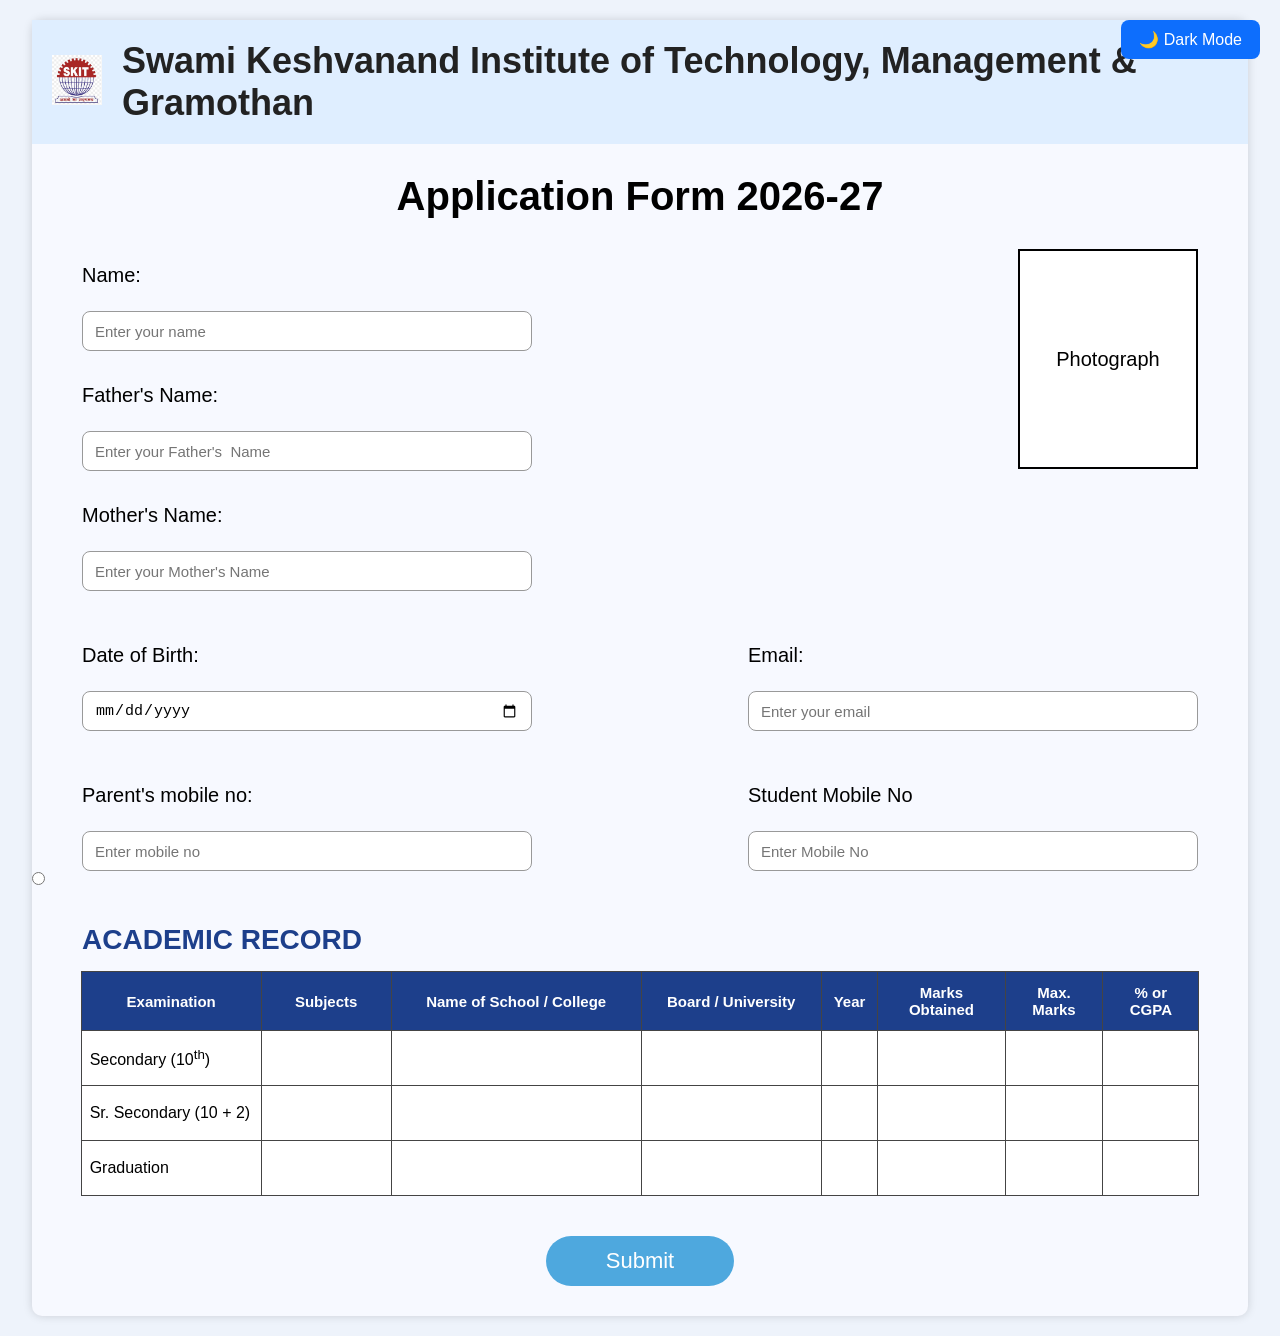
<file: day2/index.html>
<!DOCTYPE html>
<html lang="en">
<head>
    <meta charset="UTF-8">
    <meta name="viewport" content="width=device-width, initial-scale=1.0">
    <title>Document</title>
    <link rel="stylesheet" href="style.css">
</head>
<body>
    <div class="main">
        <div>
          <div>
            <div class="header">
                <div class="img">
                <img src="skit.jpeg" alt="slit" width="50ps" height="50px">
                </div>
                <div class="heading">
                <h1> Swami Keshvanand Institute of Technology,
                 Management & Gramothan</h1>
                </div>
                <div>
                    <button id="themeBtn" onclick="changeTheme()">
                        🌙 Dark Mode
                    </button>
                </div>
            </div>
            <div >
                <h1 class="appl">Application Form 2026-27</h1>

            </div>
            <div class="nav" >
                <div>
               <label for="Name" class="label">Name:</label><br>
               <input type="text" placeholder="Enter your name" class="input"><br><br>
               <label for="Father's Name" class="label">Father's Name:</label><br>
               <input type="text" placeholder="Enter your Father's  Name" 
               class="input"><br><br>
               <label for="Mother's Name" class="label">Mother's Name:</label><br>
               <input type="text" placeholder="Enter your Mother's Name"
                class="input"><br><br>
                </div>
                <div class="box">
                    <p>Photograph</p>
                </div>
            </div>
            <div class="section">
            <div>
                <label for="Date of Birth" class="label">Date of Birth:</label><br>
                <input type="date" class="input"><br><br>
            </div>
            <div class="section-input">
                <label for="email" class="label">Email:</label><br>
                <input type="email" placeholder="Enter your email"
                class="input">
            </div>
            </div>
            <div class="section">
                <div>
                    <label for="tel" class="label">Parent's mobile no:</label><br>
                <input type="tel" placeholder="Enter mobile no" class="input">
                </div>
                <div class="section-input">
                    <label for="tel" class="label">Student Mobile No</label><br>
                    <input type="tel" placeholder="Enter Mobile No" class="input">
                </div>
            </div>
            <div>
                <input type="radio" placeholder="gen">
                <label for=""
            </div>
            <div>
                <h2>ACADEMIC RECORD</h2>

    <table>
        <tr>
            <th>Examination</th>
            <th>Subjects</th>
            <th>Name of School / College</th>
            <th>Board / University</th>
            <th>Year</th>
            <th>Marks Obtained</th>
            <th>Max. Marks</th>
            <th>% or CGPA</th>
        </tr>

        <tr>
            <td>Secondary (10<sup>th</sup>)</td>
            <td></td>
            <td></td>
            <td></td>
            <td></td>
            <td></td>
            <td></td>
            <td></td>
        </tr>

        <tr>
            <td>Sr. Secondary (10 + 2)</td>
            <td></td>
            <td></td>
            <td></td>
            <td></td>
            <td></td>
            <td></td>
            <td></td>
        </tr>

        <tr>
            <td>Graduation</td>
            <td></td>
            <td></td>
            <td></td>
            <td></td>
            <td></td>
            <td></td>
            <td></td>
        </tr>

        
    </table>

            </div>
            <div>
                <button type="button" class="button">Submit</button>
            </div>
        </div>
        </div>
    </div>
    <script>
    function changeTheme() {

        document.body.classList.toggle("dark");
    
        let btn = document.getElementById("themeBtn");
    
        if(document.body.classList.contains("dark")){
            btn.innerHTML = "☀️ Light Mode";
        }
        else{
            btn.innerHTML = "🌙 Dark Mode";
        }
    
    }
    </script>
</body>
</html>
</file>
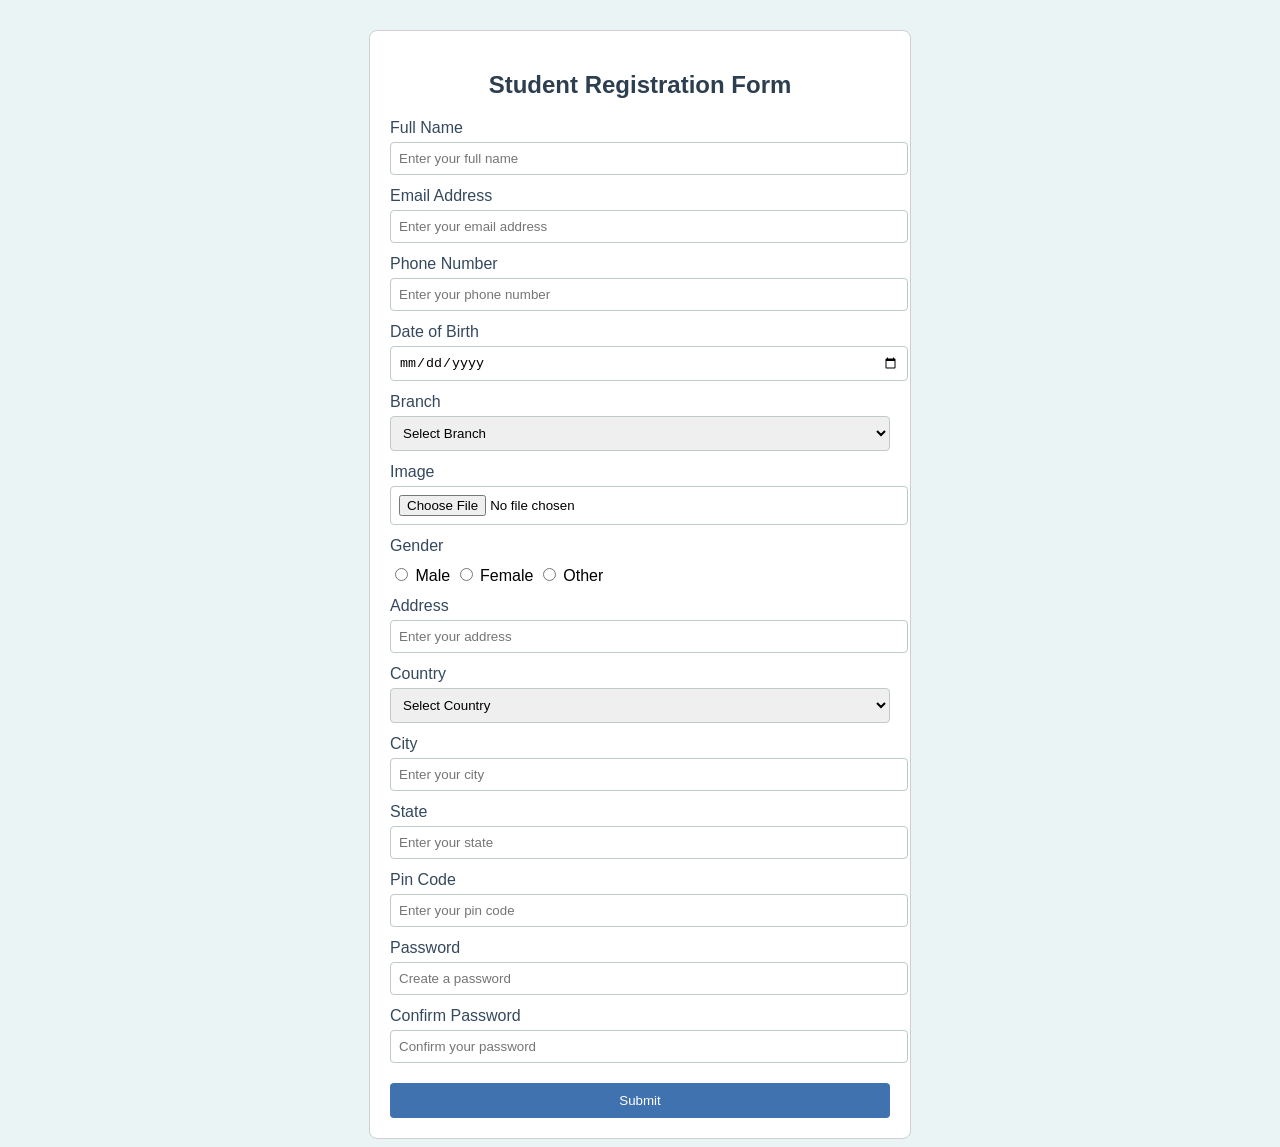
<file: day 7/regi.html>
<!DOCTYPE html>
<html>

<head>

    <title>Student Registration Form</title>

    <style>

        body{
            background-color:#EAF4F4;
            font-family:Arial, sans-serif;
        }

        .box{
            width:500px;
            background-color:white;
            margin:auto;
            margin-top:30px;
            padding:20px;
            border:1px solid #CFCFCF;
            border-radius:8px;
        }

        h2{
            text-align:center;
            color:#2C3E50;
        }

        label{
            display:block;
            margin-top:12px;
            color:#34495E;
        }

        input{
            width:100%;
            padding:8px;
            margin-top:5px;
            border:1px solid #BFC9CA;
            border-radius:4px;
        }

        select{
            width:100%;
            padding:8px;
            margin-top:5px;
            border:1px solid #BFC9CA;
            border-radius:4px;
        }

        .gender input{
            width:auto;
        }

        .gender{
            margin-top:8px;
        }

        button{
            width:100%;
            padding:10px;
            margin-top:20px;
            background-color:#3F72AF;
            color:white;
            border:none;
            border-radius:4px;
            cursor:pointer;
        }

        button:hover{
            background-color:#2F5D8A;
        }

    </style>

</head>

<body>

<div class="box">

<h2>Student Registration Form</h2>

<form action="regi.php" method="post" class="form">

<label>Full Name</label>
<input type="text" name="fullname" placeholder="Enter your full name">

<label>Email Address</label>
<input type="email" name="email" placeholder="Enter your email address">

<label>Phone Number</label>
<input type="tel" name="phone" placeholder="Enter your phone number">

<label>Date of Birth</label>
<input type="date" name="dob">

<label>Branch</label>

<select name="branch">
<option value="">Select Branch</option>
<option value="Computer Science">Computer Science</option>
<option value="Electrical Engineering">Electrical Engineering</option>
<option value="Mechanical Engineering">Mechanical Engineering</option>
</select>

<label>Image</label>
<input type="file" name="image" accept="image/*" not more than 20MB>

<label>Gender</label>

<div class="gender">
<input type="radio" name="gender" value="Male"> Male
<input type="radio" name="gender" value="Female"> Female
<input type="radio" name="gender" value="Other"> Other
</div>

<label>Address</label>
<input type="text" name="address" placeholder="Enter your address">

<label>Country</label>

<select name="country">
<option value="">Select Country</option>
<option value="India">India</option>
<option value="USA">USA</option>
<option value="Canada">Canada</option>
<option value="Australia">Australia</option>
</select>

<label>City</label>
<input type="text" name="city" placeholder="Enter your city">

<label>State</label>
<input type="text" name="state" placeholder="Enter your state">

<label>Pin Code</label>
<input type="text" name="pincode" placeholder="Enter your pin code">

<label>Password</label>
<input type="password" name="password" placeholder="Create a password">

<label>Confirm Password</label>
<input type="password" name="confirm_password" placeholder="Confirm your password">

<button type="submit" name="submit">Submit</button>

</form>

</div>

</body>

</html>
</file>
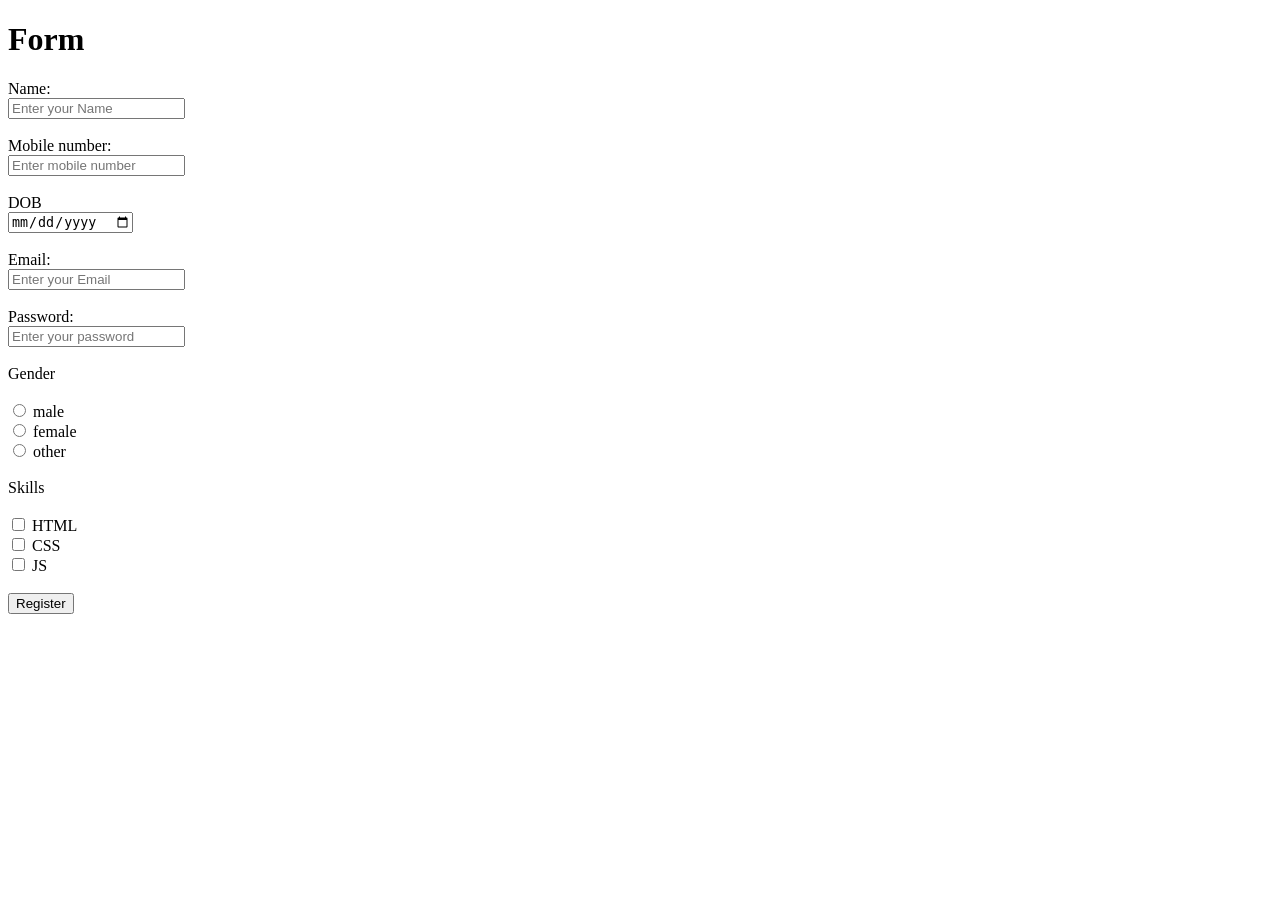
<file: day1/index1.html>
<!DOCTYPE html>
<html lang="en">
<head>
    <meta charset="UTF-8">
    <meta name="viewport" content="width=device-width, initial-scale=1.0">
    <title>Document</title>
    
</head>
<body>
    <h1 >
        Form
    </h1>
    <form >
        <label for="name" > Name:</label><br>
        <input type="text" placeholder="Enter your Name" ><br><br>

        <label for="phone">Mobile number:</label><br>
        <input type="phone" placeholder="Enter mobile number"><br><br>

        <label for="date">DOB</label><br>
        <input type="date" placeholder="DOB"><br><br>   

        <label for="email"> Email:</label><br>
        <input type="email" placeholder="Enter your Email"><br><br>

        <label for="password">Password:</label><br>
        <input type="password" placeholder="Enter your password"><br><br>

        <label for="gender">Gender</label><br><br>
        <input type="radio" placeholder="male">
        <label for="male">male</label><br>
        <input type="radio" placeholder="female">
        <label for="female">female</label><br>
        <input type="radio" placeholder="other">
        <label for="other">other</label><br><br>

        <label for="skills">Skills</label><br><br>
        <input type="checkbox" placeholder="HTML">
        <label for="HTML">HTML</label><br>
        <input type="checkbox" placeholder="CSS">
        <label for="CDD" >CSS</label><br>
        <input type="checkbox" placeholder="JS">
        <label for="JS">JS</label><br><br>

        <button type="submit">Register</button>



    </form>
</body>
</html>
</file>
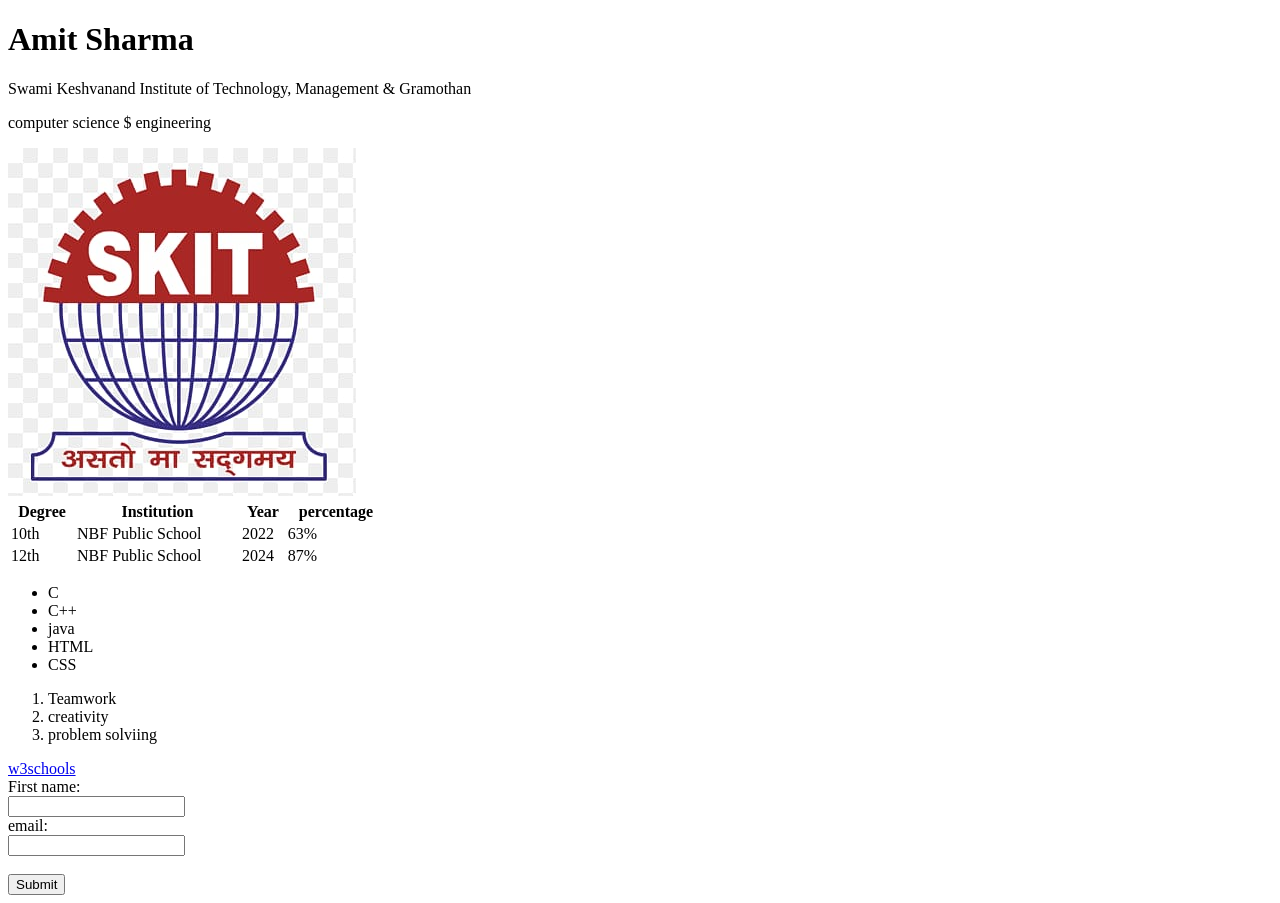
<file: day1/mini1.html>
<!DOCTYPE html>
<html lang="en">
<head>
    <meta charset="UTF-8">
    <meta name="viewport" content="width=device-width, initial-scale=1.0">
    <link rel="icon" type="x-icon" href="skit.jpeg">
    <title>amit</title>

</head>
<body>
    <div>
        <h1>
            Amit Sharma
        </h1>
        <p>
            Swami Keshvanand Institute of Technology, Management & Gramothan
        </p>
        <p>
            computer science $ engineering
        </p>
    </div>
    <div>
        <img src="skit.jpeg" alt="skit">
    </div>
    <div>
        <table style="width:30%">
            <tr>
                <th>
                    Degree
                </th>
                <th>
                    Institution
                 </th>
                 <th>
                    Year
                </th>
                <th>
                    percentage
                </th>
            </tr>
            <tr>
                <td>
                    10th
                </td>
                <td>
                    NBF Public School
                </td>
                <td>
                    2022
                </td>
                <td>
                    63%
                </td>
            </tr>
            <tr>
                <td>
                    12th
                </td>
                <td>
                    NBF Public School
                </td>
                <td>
                    2024
                </td>
                <td>
                    87%
                </td>
            </tr>

        </table>
    </div>
    <div>
        <ul>
            <li>
                C
            </li>
            <li>
                C++
            </li>
            <li>
                java
            </li>
            <li>
                HTML
            </li>
            <li>
                CSS
            </li>
        </ul>
        <ol>
            <li>
                Teamwork 
            </li>
            <li>
                creativity
            </li>
            <li>
                problem solviing
            </li>
        </ol>
        <a href="https://www.w3schools.com" target="_blank">w3schools</a>
    </div>
    <div>
        <form action="/action_page.php">
            <label for="fname">First name:</label><br>
            <input type="text" id="fname" name="fname"><br>
            <label for="email">email:</label><br>
            <input type="email" id="email" name="email" ><br><br>
            <input type="submit" value="Submit">
          </form> 
    </div>
</body>
</html>
</file>
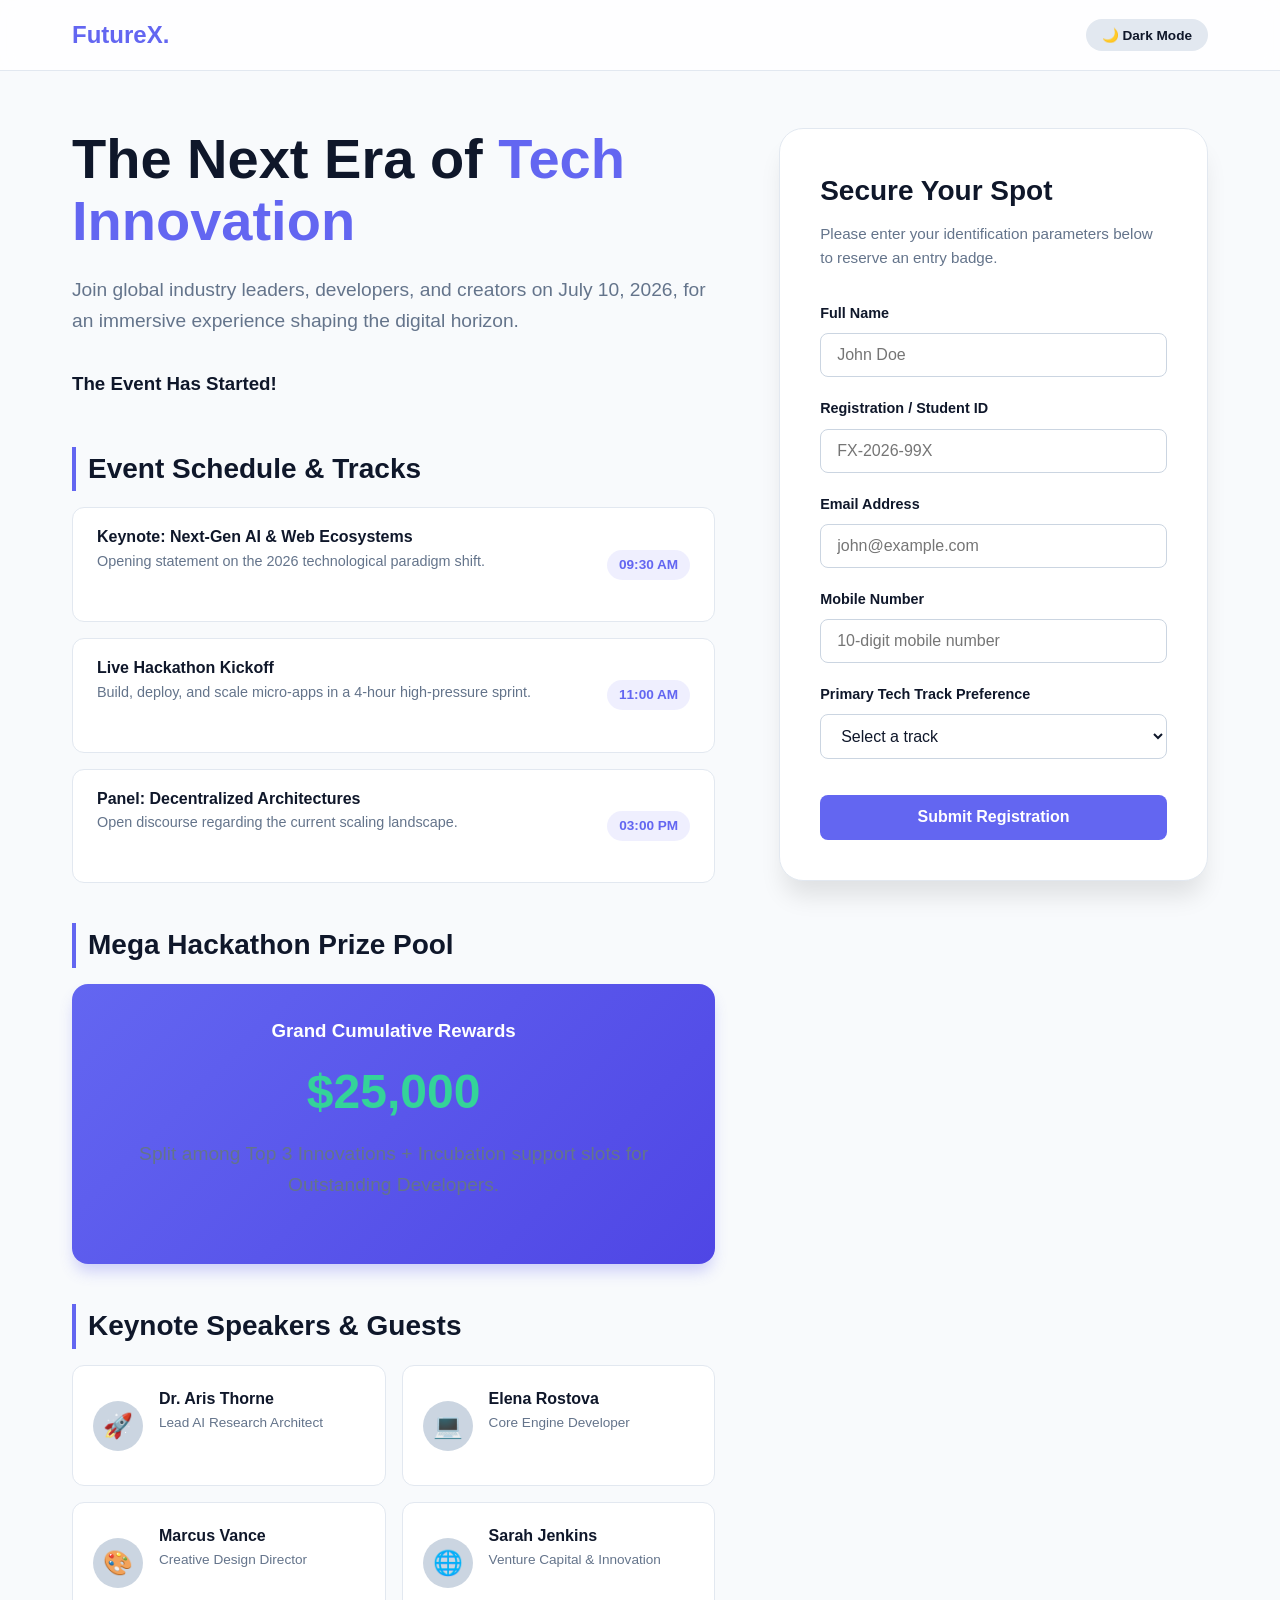
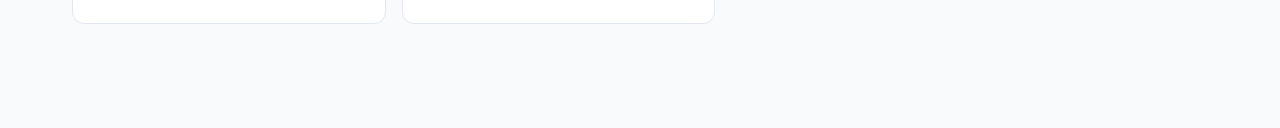
<file: day4/index1.html>
<!DOCTYPE html>
<html lang="en">
<head>
    <meta charset="UTF-8">
    <meta name="viewport" content="width=device-width, initial-scale=1.0">
    <title>Future X Tech Summit | July 10</title>
    <style>
        /* --- CSS Reset & Variables --- */
        * {
            margin: 0;
            padding: 0;
            box-sizing: border-box;
            font-family: 'Segoe UI', Tahoma, Geneva, Verdana, sans-serif;
            transition: background-color 0.3s ease, color 0.3s ease, border-color 0.3s ease;
        }

        /* Light Theme (Default) */
        :root {
            --primary: #6366f1;
            --primary-dark: #4f46e5;
            --accent: #10b981;
            --text-main: #0f172a;
            --text-muted: #64748b;
            --bg-light: #f8fafc;
            --white: #ffffff;
            --card-bg: #ffffff;
            --border-color: #e2e8f0;
            --input-border: #cbd5e1;
        }

        /* Dark Theme Attributes */
        [data-theme="dark"] {
            --text-main: #f8fafc;
            --text-muted: #94a3b8;
            --bg-light: #0f172a;
            --white: #1e293b;
            --card-bg: #1e293b;
            --border-color: #334155;
            --input-border: #475569;
        }

        body {
            background-color: var(--bg-light);
            color: var(--text-main);
            line-height: 1.6;
            overflow-x: hidden;
        }

        /* --- Layout & Navigation --- */
        header {
            background: rgba(255, 255, 255, 0.8);
            backdrop-filter: blur(10px);
            position: fixed;
            width: 100%;
            top: 0;
            z-index: 100;
            border-bottom: 1px solid var(--border-color);
        }

        [data-theme="dark"] header {
            background: rgba(15, 23, 42, 0.8);
        }

        .nav-container {
            max-width: 1200px;
            margin: 0 auto;
            padding: 1rem 2rem;
            display: flex;
            justify-content: space-between;
            align-items: center;
        }

        .logo {
            font-size: 1.5rem;
            font-weight: 700;
            color: var(--primary);
        }

        /* Theme Toggle Button */
        .theme-btn {
            background: var(--border-color);
            color: var(--text-main);
            border: none;
            padding: 0.5rem 1rem;
            border-radius: 20px;
            cursor: pointer;
            font-weight: 600;
            font-size: 0.85rem;
            display: flex;
            align-items: center;
            gap: 0.5rem;
        }

        /* --- Hero & Split Section --- */
        .hero {
            padding: 8rem 2rem 4rem;
            max-width: 1200px;
            margin: 0 auto;
            display: grid;
            grid-template-columns: 1.2fr 0.8fr;
            gap: 4rem;
            align-items: start;
            min-height: 90vh;
        }

        .hero-content h1 {
            font-size: 3.5rem;
            line-height: 1.1;
            margin-bottom: 1.5rem;
            font-weight: 800;
        }

        .hero-content h1 span {
            color: var(--primary);
        }

        .hero-content p {
            font-size: 1.2rem;
            color: var(--text-muted);
            margin-bottom: 2rem;
        }

        /* --- Countdown Timer --- */
        .countdown {
            display: flex;
            gap: 1rem;
            margin-bottom: 3rem;
        }

        .countdown-item {
            background: var(--card-bg);
            padding: 1rem;
            border-radius: 12px;
            box-shadow: 0 4px 6px -1px rgba(0, 0, 0, 0.05);
            min-width: 85px;
            text-align: center;
            border: 1px solid var(--border-color);
        }

        .countdown-number {
            font-size: 2rem;
            font-weight: 700;
            color: var(--primary);
            display: block;
        }

        .countdown-label {
            font-size: 0.75rem;
            text-transform: uppercase;
            color: var(--text-muted);
            letter-spacing: 0.05em;
        }

        /* --- Dynamic Event Information Sections --- */
        .details-section {
            margin-bottom: 2.5rem;
        }

        .details-section h2 {
            font-size: 1.75rem;
            margin-bottom: 1rem;
            color: var(--text-main);
            border-left: 4px solid var(--primary);
            padding-left: 0.75rem;
        }

        /* Timeline / What's Happening */
        .timeline {
            display: flex;
            flex-direction: column;
            gap: 1rem;
        }

        .timeline-item {
            background: var(--card-bg);
            padding: 1rem 1.5rem;
            border-radius: 12px;
            border: 1px solid var(--border-color);
            display: flex;
            justify-content: space-between;
            align-items: center;
        }

        .time-tag {
            background: rgba(99, 102, 241, 0.1);
            color: var(--primary);
            padding: 0.25rem 0.75rem;
            border-radius: 20px;
            font-size: 0.85rem;
            font-weight: 700;
        }

        /* Prize Pool Layout */
        .prize-card {
            background: linear-gradient(135deg, #6366f1 0%, #4f46e5 100%);
            color: #ffffff;
            padding: 2rem;
            border-radius: 16px;
            text-align: center;
            box-shadow: 0 10px 15px -3px rgba(99, 102, 241, 0.3);
        }

        .prize-amount {
            font-size: 3rem;
            font-weight: 800;
            margin: 0.5rem 0;
            color: #34d399;
        }

        /* Guests Grid */
        .guests-grid {
            display: grid;
            grid-template-columns: 1fr 1fr;
            gap: 1rem;
        }

        .guest-card {
            background: var(--card-bg);
            padding: 1.25rem;
            border-radius: 12px;
            border: 1px solid var(--border-color);
            display: flex;
            align-items: center;
            gap: 1rem;
        }

        .guest-avatar {
            width: 50px;
            height: 50px;
            background: #cbd5e1;
            border-radius: 50%;
            display: flex;
            align-items: center;
            justify-content: center;
            font-size: 1.5rem;
        }

        /* --- Registration Form Card --- */
        .form-card {
            background: var(--card-bg);
            padding: 2.5rem;
            border-radius: 24px;
            box-shadow: 0 20px 25px -5px rgba(0, 0, 0, 0.1);
            border: 1px solid var(--border-color);
            position: sticky;
            top: 6rem;
        }

        .form-card h2 {
            margin-bottom: 0.5rem;
            font-size: 1.75rem;
        }

        .form-card p {
            color: var(--text-muted);
            margin-bottom: 2rem;
            font-size: 0.95rem;
        }

        .form-group {
            margin-bottom: 1.25rem;
        }

        .form-group label {
            display: block;
            margin-bottom: 0.5rem;
            font-size: 0.9rem;
            font-weight: 600;
        }

        .form-group input, .form-group select {
            width: 100%;
            padding: 0.75rem 1rem;
            border: 1px solid var(--input-border);
            background-color: var(--card-bg);
            color: var(--text-main);
            border-radius: 8px;
            font-size: 1rem;
        }

        .form-group input:focus, .form-group select:focus {
            outline: none;
            border-color: var(--primary);
            box-shadow: 0 0 0 3px rgba(99, 102, 241, 0.15);
        }

        .btn-submit {
            width: 100%;
            padding: 0.85rem;
            background: var(--primary);
            color: #ffffff;
            border: none;
            border-radius: 8px;
            font-size: 1rem;
            font-weight: 600;
            cursor: pointer;
            margin-top: 1rem;
        }

        .btn-submit:hover {
            background: var(--primary-dark);
        }

        /* --- Success Modal --- */
        .modal {
            display: none;
            position: fixed;
            top: 0;
            left: 0;
            width: 100%;
            height: 100%;
            background: rgba(15, 23, 42, 0.6);
            backdrop-filter: blur(4px);
            justify-content: center;
            align-items: center;
            z-index: 1000;
            padding: 2rem;
        }

        .modal-content {
            background: var(--card-bg);
            padding: 3rem 2rem;
            border-radius: 20px;
            text-align: center;
            max-width: 450px;
            width: 100%;
            border: 1px solid var(--border-color);
            animation: scaleUp 0.3s ease forwards;
        }

        .modal-icon {
            font-size: 3.5rem;
            color: var(--accent);
            margin-bottom: 1rem;
        }

        .modal h3 {
            font-size: 1.5rem;
            margin-bottom: 0.5rem;
        }

        .btn-close {
            margin-top: 1.5rem;
            padding: 0.5rem 2rem;
            background: var(--primary);
            color: #ffffff;
            border: none;
            border-radius: 6px;
            cursor: pointer;
        }

        /* --- Animations & Responsive Breakpoints --- */
        @keyframes scaleUp {
            from { transform: scale(0.9); opacity: 0; }
            to { transform: scale(1); opacity: 1; }
        }

        @media (max-width: 968px) {
            .hero {
                grid-template-columns: 1fr;
                padding-top: 7rem;
                gap: 4rem;
            }
            .countdown {
                justify-content: center;
            }
            .hero-content {
                text-align: center;
            }
            .details-section h2 {
                text-align: left;
            }
            .form-card {
                position: relative;
                top: 0;
            }
        }

        @media (max-width: 580px) {
            .hero-content h1 { font-size: 2.5rem; }
            .guests-grid { grid-template-columns: 1fr; }
            .timeline-item { flex-direction: column; align-items: flex-start; gap: 0.5rem; }
        }
    </style>
</head>
<body>

    <!-- Header Navigation -->
    <header>
        <div class="nav-container">
            <div class="logo">FutureX.</div>
            <button class="theme-btn" id="themeToggleBtn" onclick="toggleTheme()">
                🌙 Dark Mode
            </button>
        </div>
    </header>

    <!-- Hero & Content Layout -->
    <main class="hero">
        <div class="hero-content">
            <h1>The Next Era of <span>Tech Innovation</span></h1>
            <p>Join global industry leaders, developers, and creators on July 10, 2026, for an immersive experience shaping the digital horizon.</p>
            
            <!-- Countdown Timer -->
            <div class="countdown" id="countdown">
                <div class="countdown-item">
                    <span class="countdown-number" id="days">00</span>
                    <span class="countdown-label">Days</span>
                </div>
                <div class="countdown-item">
                    <span class="countdown-number" id="hours">00</span>
                    <span class="countdown-label">Hours</span>
                </div>
                <div class="countdown-item">
                    <span class="countdown-number" id="minutes">00</span>
                    <span class="countdown-label">Mins</span>
                </div>
                <div class="countdown-item">
                    <span class="countdown-number" id="seconds">00</span>
                    <span class="countdown-label">Secs</span>
                </div>
            </div>

            <!-- SECTION 1: What will happen -->
            <div class="details-section">
                <h2>Event Schedule & Tracks</h2>
                <div class="timeline">
                    <div class="timeline-item">
                        <div>
                            <strong>Keynote: Next-Gen AI & Web Ecosystems</strong>
                            <p style="font-size: 0.9rem; color: var(--text-muted);">Opening statement on the 2026 technological paradigm shift.</p>
                        </div>
                        <span class="time-tag">09:30 AM</span>
                    </div>
                    <div class="timeline-item">
                        <div>
                            <strong>Live Hackathon Kickoff</strong>
                            <p style="font-size: 0.9rem; color: var(--text-muted);">Build, deploy, and scale micro-apps in a 4-hour high-pressure sprint.</p>
                        </div>
                        <span class="time-tag">11:00 AM</span>
                    </div>
                    <div class="timeline-item">
                        <div>
                            <strong>Panel: Decentralized Architectures</strong>
                            <p style="font-size: 0.9rem; color: var(--text-muted);">Open discourse regarding the current scaling landscape.</p>
                        </div>
                        <span class="time-tag">03:00 PM</span>
                    </div>
                </div>
            </div>

            <!-- SECTION 2: Prize Pool -->
            <div class="details-section">
                <h2>Mega Hackathon Prize Pool</h2>
                <div class="prize-card">
                    <h3>Grand Cumulative Rewards</h3>
                    <div class="prize-amount">$25,000</div>
                    <p>Split among Top 3 Innovations + Incubation support slots for Outstanding Developers.</p>
                </div>
            </div>

            <!-- SECTION 3: Featured Guests -->
            <div class="details-section">
                <h2>Keynote Speakers & Guests</h2>
                <div class="guests-grid">
                    <div class="guest-card">
                        <div class="guest-avatar">🚀</div>
                        <div>
                            <strong>Dr. Aris Thorne</strong>
                            <p style="font-size: 0.85rem; color: var(--text-muted);">Lead AI Research Architect</p>
                        </div>
                    </div>
                    <div class="guest-card">
                        <div class="guest-avatar">💻</div>
                        <div>
                            <strong>Elena Rostova</strong>
                            <p style="font-size: 0.85rem; color: var(--text-muted);">Core Engine Developer</p>
                        </div>
                    </div>
                    <div class="guest-card">
                        <div class="guest-avatar">🎨</div>
                        <div>
                            <strong>Marcus Vance</strong>
                            <p style="font-size: 0.85rem; color: var(--text-muted);">Creative Design Director</p>
                        </div>
                    </div>
                    <div class="guest-card">
                        <div class="guest-avatar">🌐</div>
                        <div>
                            <strong>Sarah Jenkins</strong>
                            <p style="font-size: 0.85rem; color: var(--text-muted);">Venture Capital & Innovation</p>
                        </div>
                    </div>
                </div>
            </div>
        </div>

        <!-- Registration Form Card -->
        <div class="form-card">
            <h2>Secure Your Spot</h2>
            <p>Please enter your identification parameters below to reserve an entry badge.</p>
            
            <form id="registrationForm">
                <div class="form-group">
                    <label for="fullName">Full Name</label>
                    <input type="text" id="fullName" required placeholder="John Doe">
                </div>
                <div class="form-group">
                    <label for="userId">Registration / Student ID</label>
                    <input type="text" id="userId" required placeholder="FX-2026-99X">
                </div>
                <div class="form-group">
                    <label for="email">Email Address</label>
                    <input type="email" id="email" required placeholder="john@example.com">
                </div>
                <div class="form-group">
                    <label for="mobileNo">Mobile Number</label>
                    <input type="tel" id="mobileNo" pattern="[0-9]{10,15}" required placeholder="10-digit mobile number">
                </div>
                <div class="form-group">
                    <label for="trackSelection">Primary Tech Track Preference</label>
                    <select id="trackSelection" required>
                        <option value="" disabled selected>Select a track</option>
                        <option value="ai">Artificial Intelligence & ML</option>
                        <option value="hackathon">Hackathon Competitor</option>
                        <option value="design">UI/UX & Frontend Systems</option>
                    </select>
                </div>
                <button type="submit" class="btn-submit">Submit Registration</button>
            </form>
        </div>
    </main>

    <!-- Success Modal Popup -->
    <div class="modal" id="successModal">
        <div class="modal-content">
            <div class="modal-icon">✓</div>
            <h3>Registration Complete!</h3>
            <p>Your data payload was processed successfully. Check your email inbox for your event entry ticket code.</p>
            <button class="btn-close" onclick="closeModal()">Awesome</button>
        </div>
    </div>

    <!-- JavaScript Logic -->
    <script>
        // --- Theme Changing Logic ---
        function toggleTheme() {
            const bodyElement = document.documentElement;
            const themeBtn = document.getElementById('themeToggleBtn');
            const currentTheme = bodyElement.getAttribute('data-theme');

            if (currentTheme === 'dark') {
                bodyElement.removeAttribute('data-theme');
                themeBtn.innerHTML = "🌙 Dark Mode";
            } else {
                bodyElement.setAttribute('data-theme', 'dark');
                themeBtn.innerHTML = "☀️ Light Mode";
            }
        }

        // --- Countdown Timer Logic (Target: July 10, 2026) ---
        const targetDate = new Date("July 10, 2026 00:00:00").getTime();

        const updateCountdown = () => {
            const now = new Date().getTime();
            const difference = targetDate - now;

            if (difference < 0) {
                document.getElementById('countdown').innerHTML = "<h3>The Event Has Started!</h3>";
                clearInterval(timerInterval);
                return;
            }

            const days = Math.floor(difference / (1000 * 60 * 60 * 24));
            const hours = Math.floor((difference % (1000 * 60 * 60 * 24)) / (1000 * 60 * 60));
            const minutes = Math.floor((difference % (1000 * 60 * 60)) / (1000 * 60));
            const seconds = Math.floor((difference % (1000 * 60)) / 1000);

            document.getElementById('days').innerText = String(days).padStart(2, '0');
            document.getElementById('hours').innerText = String(hours).padStart(2, '0');
            document.getElementById('minutes').innerText = String(minutes).padStart(2, '0');
            document.getElementById('seconds').innerText = String(seconds).padStart(2, '0');
        };

        updateCountdown();
        const timerInterval = setInterval(updateCountdown, 1000);

        // --- Form Submission Handler ---
        const form = document.getElementById('registrationForm');
        const modal = document.getElementById('successModal');

        form.addEventListener('submit', (e) => {
            e.preventDefault(); 
            
            // Collect field values 
            const submissionData = {
                name: document.getElementById('fullName').value,
                id: document.getElementById('userId').value,
                email: document.getElementById('email').value,
                mobile: document.getElementById('mobileNo').value,
                track: document.getElementById('trackSelection').value
            };

            // Log output payload safely to verify operations
            console.log("Registration Payload Captured Successfully:", submissionData);

            // Display success window smoothly
            setTimeout(() => {
                modal.style.display = 'flex';
                form.reset();
            }, 150);
        });

        function closeModal() {
            modal.style.display = 'none';
        }
    </script>
</body>
</html>
</file>
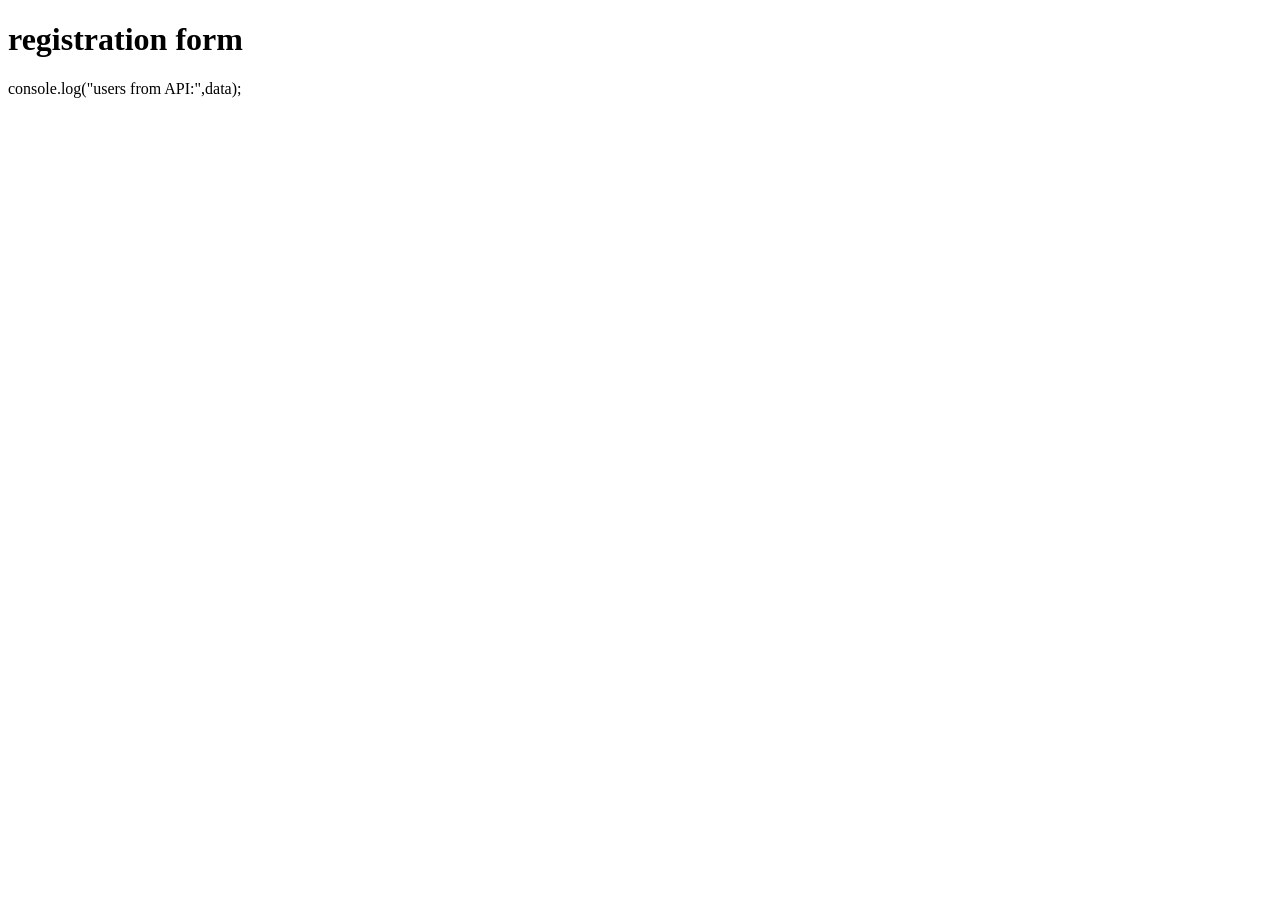
<file: DAY6/form.html>
<!DOCTYPE html>
<html lang="en">
<head>
    <meta charset="UTF-8">
    <meta name="viewport" content="width=<>, initial-scale=1.0">
    <title>Document</title>
</head>
<body>
    <h1>
        registration form
    </h1>
    <div>
        console.log("users from API:",data);
    </div>
</body>
</html>
</file>
<file: day2/style.css>
*{
    margin:0;
    padding:0;
    box-sizing:border-box;
}

body{
    background:#eef3fb;
    font-family:Arial, Helvetica, sans-serif;
}

.main{
    width:95%;
    margin:20px auto;
    background:#f7f9ff;
    border-radius:10px;
    box-shadow:0 0 10px rgba(0,0,0,.15);
    padding-bottom:30px;
}

.header{
    display:flex;
    align-items:center;
    background:#dfeeff;
    padding:20px;
}

.img{
    margin-right:20px;
}

.heading{
    flex:1;
    font-size:18px;
    color:#222;
}

.appl{
    text-align:center;
    margin:30px 0;
    font-size:40px;
}

.nav{
    display:flex;
    justify-content:space-between;
    align-items:flex-start;
    padding:0 50px;
}

.label{
    display:block;
    font-size:20px;
    margin-bottom:6px;
    margin-top:15px;
}

.input{
    width:450px;
    height:40px;
    border:1px solid #999;
    border-radius:8px;
    padding:0 12px;
    background:white;
    font-size:15px;
    outline:none;
}

.input:focus{
    border:2px solid #0066cc;
}

.box{
    width:180px;
    height:220px;
    border:2px solid black;
    display:flex;
    justify-content:center;
    align-items:center;
    font-size:20px;
    background:white;
}

.section{
    display:flex;
    justify-content:space-between;
    padding:0 50px;
    margin-top:20px;
}

.section-input{
    padding-left:0;
}

.container{
    width:100%;
}

h2{
    margin:35px 50px 15px;
    color:#1d3f8b;
    font-size:28px;
}

table{
    width:92%;
    margin:auto;
    border-collapse:collapse;
    background:white;
}

table,
th,
td{
    border:1px solid #444;
}

th{
    background:#1d3f8b;
    color:white;
    padding:12px;
    font-size:15px;
}

td{
    height:55px;
    padding:8px;
}

.button{
    display:block;
    margin:40px auto 0;
    padding:12px 60px;
    font-size:22px;
    border:none;
    border-radius:40px;
    background:#4ea8de;
    color:white;
    cursor:pointer;
    transition:.3s;
}

.button:hover{
    background:#1d78c1;
}

tr td:first-child{
    width:180px;
}

tr td:nth-child(2){
    width:130px;
}

tr td:nth-child(3){
    width:250px;
}

tr td:nth-child(4){
    width:180px;
}

tr td:nth-child(5),
tr td:nth-child(6),
tr td:nth-child(7),
tr td:nth-child(8){
    text-align:center;
}
/* Theme Button */
#themeBtn{
    position: fixed;
    top: 20px;
    right: 20px;
    padding: 10px 18px;
    border: none;
    border-radius: 8px;
    cursor: pointer;
    background: #0d6efd;
    color: white;
    font-size: 16px;
}

/* Dark Theme */
.dark{
    background-color: #1e1e1e;
    color: white;
}

/* Inputs in Dark Theme */
.dark input,
.dark table,
.dark th,
.dark td,
.dark button{
    background-color: #333;
    color: white;
    border: 1px solid white;
}

/* Dark Theme Photo Box */
.dark .box{
    border: 2px solid white;
}
</file>
